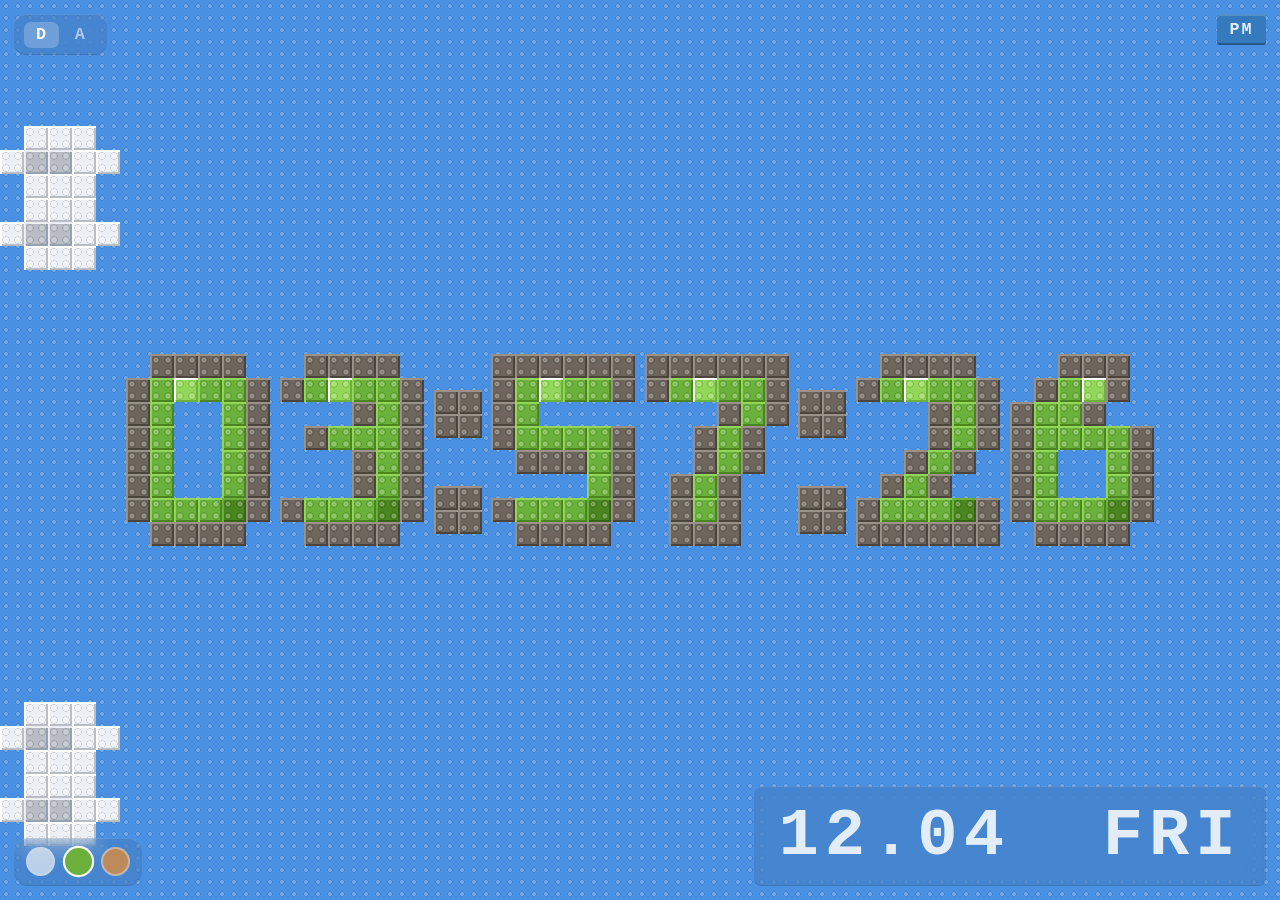
<file: index.html>
<!DOCTYPE html>
<html lang="ko" data-mode="digital">
<head>
  <meta charset="UTF-8">
  <meta name="viewport" content="width=device-width, initial-scale=1.0, maximum-scale=1.0, user-scalable=no, viewport-fit=cover">
  <meta name="apple-mobile-web-app-capable" content="yes">
  <meta name="mobile-web-app-capable" content="yes">
  <meta name="apple-mobile-web-app-status-bar-style" content="black-translucent">
  <meta name="apple-mobile-web-app-title" content="LEGO Clock">
  <meta name="theme-color" content="#4A90E2">
  <link rel="apple-touch-icon" href="icon-180.png">
  <link rel="icon" href="icon-180.png">
  <link rel="manifest" href="manifest.json">
  <title>LEGO Clock</title>
  <link rel="preconnect" href="https://fonts.googleapis.com">
  <link rel="stylesheet" href="https://fonts.googleapis.com/css2?family=Poppins:wght@300;400;500;600&display=swap">
  <link rel="stylesheet" href="style.css?v=8">
</head>
<body>
  <!-- D/A mode toggle — always visible, top-left -->
  <div class="mode-toggle" id="modeToggle">
    <button class="mode-btn active" data-mode="digital">D</button>
    <button class="mode-btn" data-mode="analog">A</button>
  </div>

  <div class="sky">
    <!-- Clouds — drift horizontally; each with own speed + phase -->
    <div class="cloud" style="top: 14%;  --d: 90s;  --del:   0s;"></div>
    <div class="cloud cloud-swap" style="top: 22%;  --d: 120s; --del: -55s;"></div>
    <div class="cloud creative-art" data-art="creativeA" style="top: 22%;  --d: 120s; --del: -55s;"></div>
    <div class="cloud" style="bottom: 14%; --d: 105s; --del: -75s;"></div>
    <div class="cloud" style="bottom: 6%;  --d: 80s;  --del: -25s;"></div>

    <!-- Music SVG floats — visible only on orange theme -->
    <img class="svg-float" src="icon_image/guitar2-svgrepo-com.svg"              alt="" style="width: calc(var(--cell) * 5.75); top: 12%;   --d: 85s;  --del:   0s;">
    <img class="svg-float" src="icon_image/music2-svgrepo-com.svg"          alt="" style="width: calc(var(--cell) * 4);top: 24%;   --d: 110s; --del: -45s;">
    <img class="svg-float" src="icon_image/music2-svgrepo-com.svg"          alt="" style="width: calc(var(--cell) * 4);bottom: 16%; --d: 95s;  --del: -65s;">
    <img class="svg-float" src="icon_image/valentines-flower-svgrepo-com.svg"               alt="" style="bottom: 8%;  --d: 75s;  --del: -20s;">

    <!-- Clock face -->
    <div class="clock">
      <div class="time" id="time"></div>
    </div>

    <!-- Bottom labels -->
    <div class="label ampm" id="ampm">PM</div>
    <div class="label date" id="date">05.20&nbsp;&nbsp;WED</div>

    <!-- Color picker -->
    <div class="color-picker" id="colorPicker">
      <button class="color-dot" data-theme="white"  style="--dot-c: #ECEFF3;" aria-label="White"></button>
      <button class="color-dot active" data-theme="green" style="--dot-c: #6BB13C;" aria-label="Green"></button>
      <button class="color-dot" data-theme="orange" style="--dot-c: #F08C28;" aria-label="Orange"></button>
    </div>
  </div>

  <!-- Analog mode screen -->
  <div class="analog-screen" id="analogScreen">
    <div class="analog-clock-wrap">
      <div class="analog-dial"></div>
      <svg viewBox="0 0 100 100">
        <g id="analog-ticks"></g>
        <text class="a-num" x="50" y="16">12</text>
        <text class="a-num" x="84" y="50">3</text>
        <text class="a-num" x="50" y="84.5">6</text>
        <text class="a-num" x="16" y="50">9</text>
        <rect class="a-date-pill" x="60" y="34.5" width="17" height="6.6" rx="3.3"></rect>
        <text class="a-date-text" id="analogDate" x="68.5" y="38">--- --</text>
        <line class="a-hand a-hour"   id="analogHour"   x1="50" y1="50" x2="50" y2="30"></line>
        <line class="a-hand a-minute" id="analogMinute" x1="50" y1="50" x2="50" y2="20"></line>
        <line class="a-hand a-second" id="analogSecond" x1="50" y1="58" x2="50" y2="18"></line>
        <circle class="a-cap"         cx="50" cy="50" r="2.4"></circle>
        <circle class="a-cap-ring"    cx="50" cy="50" r="2.4"></circle>
        <circle class="a-cap-accent"  cx="50" cy="50" r="1"></circle>
      </svg>
    </div>
    <div class="analog-picker">
      <button class="a-swatch active" data-theme="green" aria-label="그린"></button>
      <button class="a-swatch"        data-theme="white" aria-label="라이트"></button>
      <button class="a-swatch"        data-theme="black" aria-label="다크"></button>
    </div>
  </div>

  <script src="script.js?v=8"></script>
</body>
</html>
</file>
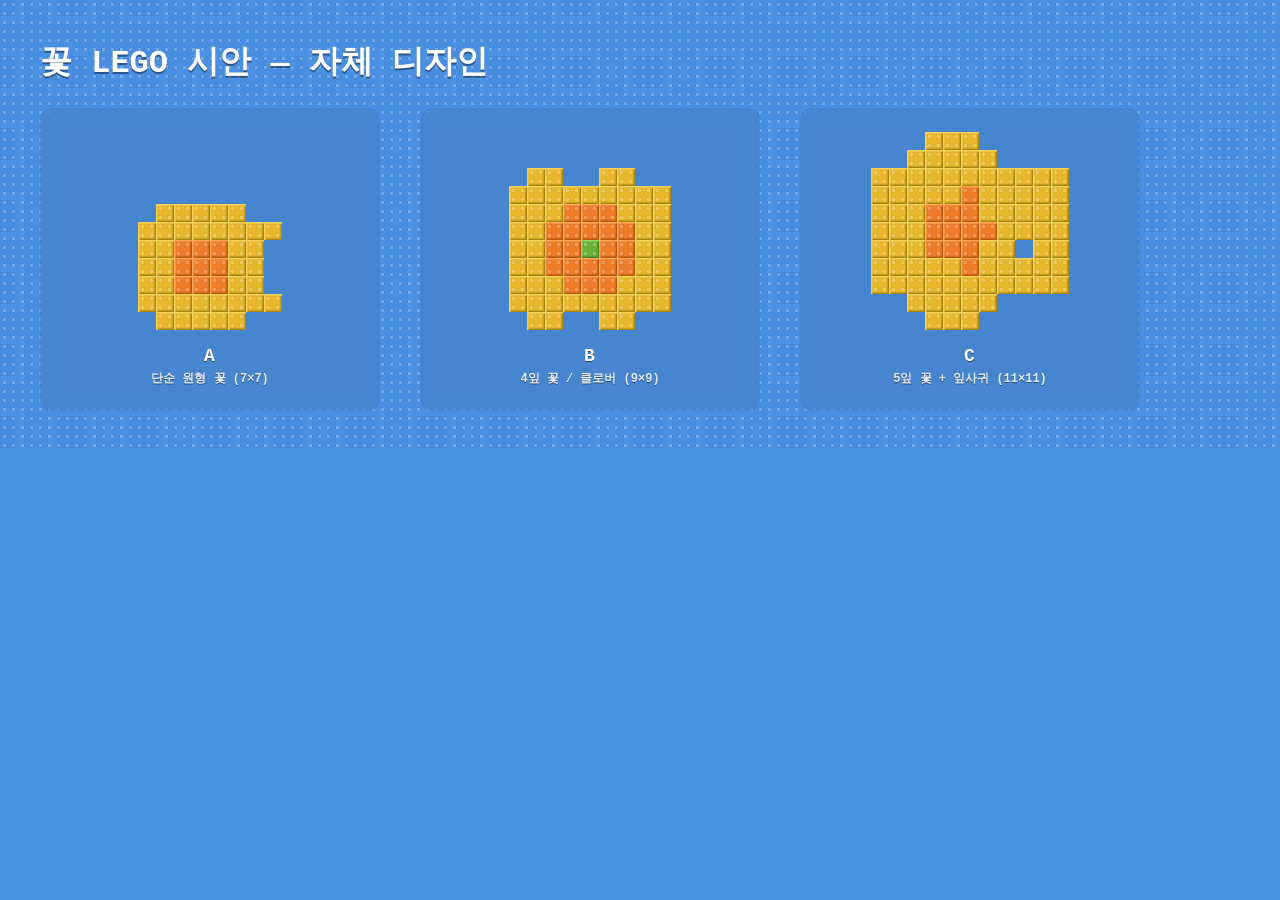
<file: showcase-flower.html>
<!DOCTYPE html>
<html lang="ko">
<head>
  <meta charset="UTF-8">
  <meta name="viewport" content="width=device-width, initial-scale=1.0">
  <title>꽃 시안</title>
  <link rel="stylesheet" href="style.css?v=6">
  <style>
    :root {
      --cell: 18px;
      --bg-stud: 9px;
    }
    html, body { height: auto; overflow: auto; }
    body {
      background: #4A90E2
        radial-gradient(circle at 50% 50%,
          rgba(255,255,255,0.22) 0%,
          rgba(255,255,255,0.22) 22%,
          rgba(0,0,0,0.10) 26%,
          rgba(0,0,0,0.10) 32%,
          transparent 34%);
      background-size: 9px 9px;
      padding: 40px;
    }
    h1 {
      color: white;
      font-family: 'Courier New', monospace;
      font-weight: 700;
      margin-bottom: 24px;
      text-shadow: 0 2px 0 rgba(0,0,0,0.4);
    }
    .grid {
      display: grid;
      grid-template-columns: repeat(3, 1fr);
      gap: 40px;
      max-width: 1100px;
    }
    .sample {
      display: flex;
      flex-direction: column;
      align-items: center;
      gap: 16px;
      padding: 24px 16px;
      background: rgba(0,0,0,0.08);
      backdrop-filter: blur(6px);
      border-radius: 12px;
      min-height: 280px;
      justify-content: flex-end;
    }
    .sample-pattern {
      display: grid;
      gap: 0;
    }
    .sample-label {
      color: white;
      font-family: 'Courier New', monospace;
      font-weight: 700;
      font-size: 18px;
      letter-spacing: 1px;
      text-shadow: 0 1px 0 rgba(0,0,0,0.5);
      text-align: center;
    }
    .sample-label small {
      display: block;
      font-size: 12px;
      opacity: 0.85;
      margin-top: 4px;
      letter-spacing: 0;
    }
  </style>
</head>
<body>
  <h1>꽃 LEGO 시안 — 자체 디자인</h1>
  <div class="grid">
    <div class="sample"><div class="sample-pattern" id="f1"></div><div class="sample-label">A<small>단순 원형 꽃 (7×7)</small></div></div>
    <div class="sample"><div class="sample-pattern" id="f2"></div><div class="sample-label">B<small>4잎 꽃 / 클로버 (9×9)</small></div></div>
    <div class="sample"><div class="sample-pattern" id="f3"></div><div class="sample-label">C<small>5잎 꽃 + 잎사귀 (11×11)</small></div></div>
  </div>

  <script>
    const CHAR_CLASS = {
      'B':'g','L':'gl','S':'gs',
      'g':'gy','d':'gyd',
      'w':'w','W':'ws',
      'K':'k',
      'O':'br','D':'wd',
      '1':'c1','2':'c2','3':'c3','4':'c4','5':'c5','6':'c6','7':'c7','8':'c8',
    };
    function render(container, rows) {
      const cols = Math.max(...rows.map(r => r.length));
      container.style.gridTemplateColumns = `repeat(${cols}, var(--cell))`;
      container.style.gridTemplateRows = `repeat(${rows.length}, var(--cell))`;
      rows.forEach(row => {
        const padded = row.padEnd(cols, '.');
        for (const ch of padded) {
          const div = document.createElement('div');
          if (ch === '.') div.style.background = 'transparent';
          else div.className = 'cell ' + (CHAR_CLASS[ch] || '');
          container.appendChild(div);
        }
      });
    }

    const SAMPLES = {
      // A. 단순 원형 꽃 — 노랑 + 가운데 오렌지
      f1: [
        '.22222.',
        '22222222',
        '2277722.',
        '2277722.',
        '2277722.',
        '22222222',
        '.22222.',
      ],
      // B. 4잎 꽃 (잎 사이 분리)
      f2: [
        '.22..22..',
        '222222222',
        '222777222',
        '227777722',
        '2277B7722',
        '227777722',
        '222777222',
        '222222222',
        '.22..22..',
      ],
      // C. 5잎 꽃 + 잎사귀 (잎 더 명확)
      f3: [
        '...222.....',
        '..22222....',
        '22222222222',
        '22222722222',
        '22277722222',
        '22277772222',
        '22277722.22',
        '22222722222',
        '22222222222',
        '..22222....',
        '...222.....',
      ],
    };

    Object.entries(SAMPLES).forEach(([id, rows]) => {
      const el = document.getElementById(id);
      if (el) render(el, rows);
    });
  </script>
</body>
</html>
</file>
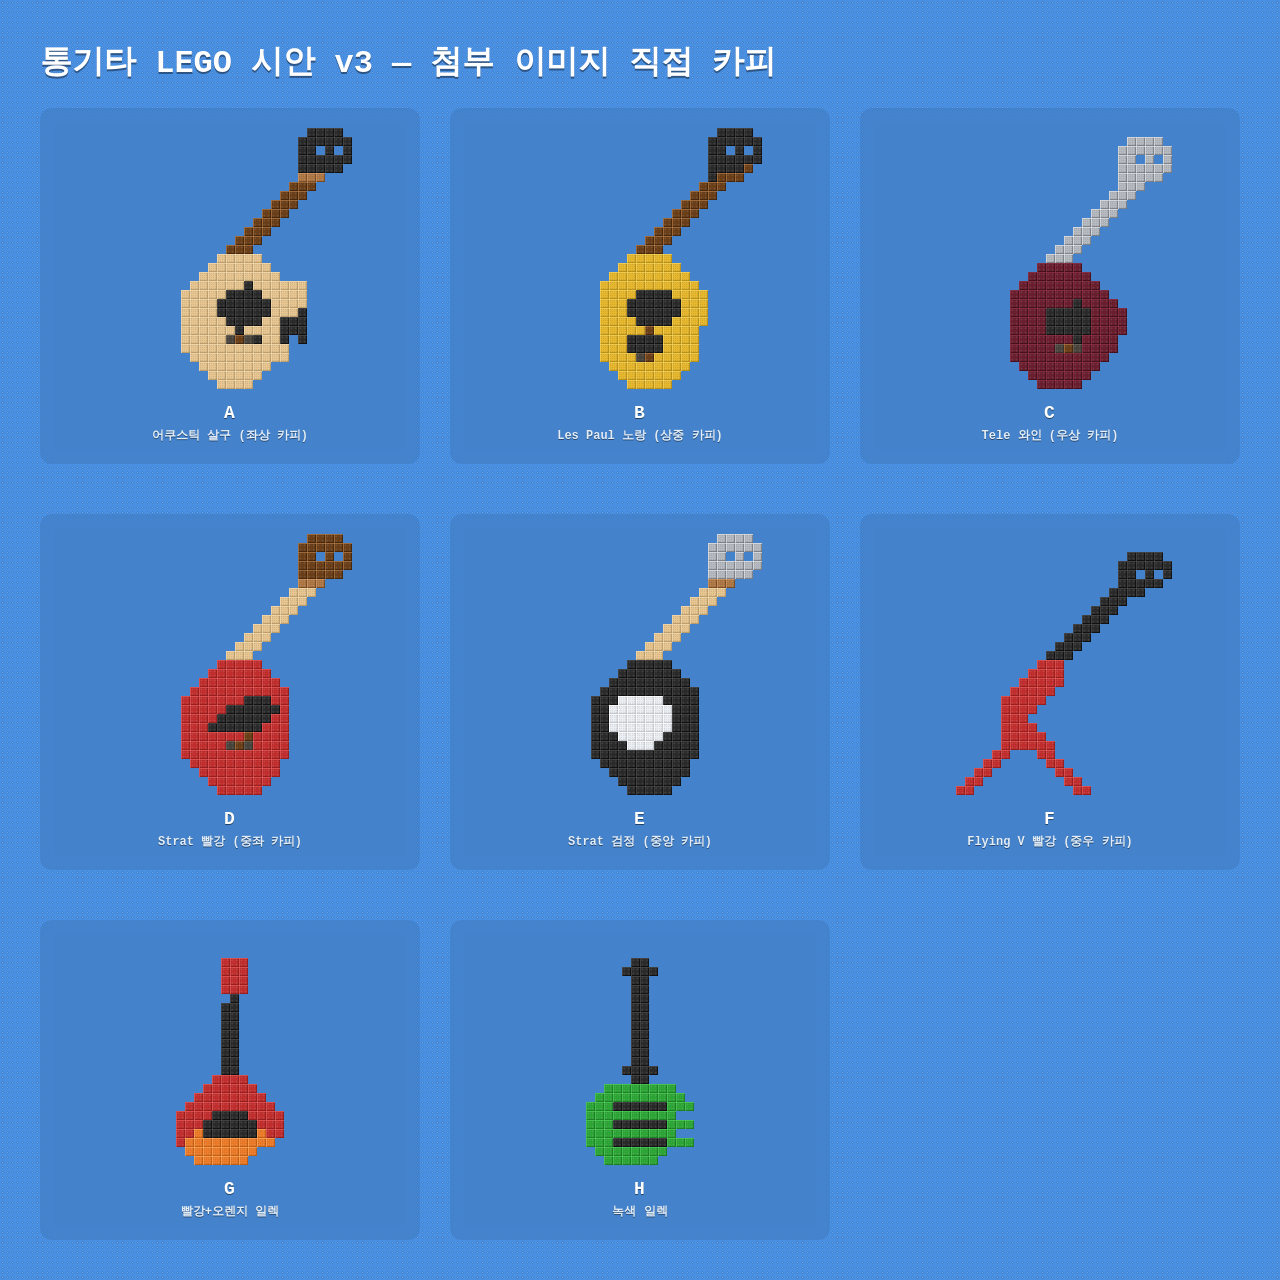
<file: showcase-guitar.html>
<!DOCTYPE html>
<html lang="ko">
<head>
  <meta charset="UTF-8">
  <meta name="viewport" content="width=device-width, initial-scale=1.0">
  <title>통기타 시안 v3</title>
  <link rel="stylesheet" href="style.css?v=6">
  <style>
    :root {
      --cell: 9px;
      --bg-stud: 5px;
    }
    html, body { height: auto; overflow: auto; }
    body {
      background: #4A90E2
        radial-gradient(circle at 50% 50%,
          rgba(255,255,255,0.22) 0%,
          rgba(255,255,255,0.22) 22%,
          rgba(0,0,0,0.10) 26%,
          rgba(0,0,0,0.10) 32%,
          transparent 34%);
      background-size: 5px 5px;
      padding: 40px;
    }
    h1 {
      color: white;
      font-family: 'Courier New', monospace;
      font-weight: 700;
      margin-bottom: 24px;
      text-shadow: 0 2px 0 rgba(0,0,0,0.4);
    }
    .grid {
      display: grid;
      grid-template-columns: repeat(3, 1fr);
      gap: 50px 30px;
      max-width: 1200px;
    }
    .sample {
      display: flex;
      flex-direction: column;
      align-items: center;
      gap: 14px;
      padding: 20px 14px;
      background: rgba(0,0,0,0.08);
      backdrop-filter: blur(6px);
      border-radius: 12px;
      min-height: 320px;
      justify-content: flex-end;
    }
    .sample-pattern {
      display: grid;
      gap: 0;
    }
    .sample-label {
      color: white;
      font-family: 'Courier New', monospace;
      font-weight: 700;
      font-size: 18px;
      letter-spacing: 1px;
      text-shadow: 0 1px 0 rgba(0,0,0,0.5);
      text-align: center;
    }
    .sample-label small {
      display: block;
      font-size: 12px;
      opacity: 0.85;
      margin-top: 4px;
      letter-spacing: 0;
    }
  </style>
</head>
<body>
  <h1>통기타 LEGO 시안 v3 — 첨부 이미지 직접 카피</h1>
  <div class="grid">
    <div class="sample"><div class="sample-pattern" id="g1"></div><div class="sample-label">A<small>어쿠스틱 살구 (좌상 카피)</small></div></div>
    <div class="sample"><div class="sample-pattern" id="g2"></div><div class="sample-label">B<small>Les Paul 노랑 (상중 카피)</small></div></div>
    <div class="sample"><div class="sample-pattern" id="g3"></div><div class="sample-label">C<small>Tele 와인 (우상 카피)</small></div></div>
    <div class="sample"><div class="sample-pattern" id="g4"></div><div class="sample-label">D<small>Strat 빨강 (중좌 카피)</small></div></div>
    <div class="sample"><div class="sample-pattern" id="g5"></div><div class="sample-label">E<small>Strat 검정 (중앙 카피)</small></div></div>
    <div class="sample"><div class="sample-pattern" id="g6"></div><div class="sample-label">F<small>Flying V 빨강 (중우 카피)</small></div></div>
    <div class="sample"><div class="sample-pattern" id="g7"></div><div class="sample-label">G<small>빨강+오렌지 일렉</small></div></div>
    <div class="sample"><div class="sample-pattern" id="g8"></div><div class="sample-label">H<small>녹색 일렉</small></div></div>
  </div>

  <script>
    const CHAR_CLASS = {
      'B':'g','L':'gl','S':'gs',
      'g':'gy','d':'gyd',
      'w':'w','W':'ws',
      'K':'k',
      'O':'br',            // wood (라이트 갈색)
      'D':'wd',            // dark wood
      // 기타 컬러 팔레트
      '1':'c1',            // cream (어쿠스틱 살구)
      '2':'c2',            // yellow
      '3':'c3',            // red
      '4':'c4',            // wine
      '5':'c5',            // blue
      '6':'c6',            // silver/회색
      '7':'c7',            // orange
      '8':'c8',            // grass green
    };
    function render(container, rows) {
      const cols = Math.max(...rows.map(r => r.length));
      container.style.gridTemplateColumns = `repeat(${cols}, var(--cell))`;
      container.style.gridTemplateRows = `repeat(${rows.length}, var(--cell))`;
      rows.forEach(row => {
        const padded = row.padEnd(cols, '.');
        for (const ch of padded) {
          const div = document.createElement('div');
          if (ch === '.') div.style.background = 'transparent';
          else div.className = 'cell ' + (CHAR_CLASS[ch] || '');
          container.appendChild(div);
        }
      });
    }

    /* 모든 기타는 대각선 자세 (헤드 우상, 바디 좌하). 약 26x28 cells */
    const SAMPLES = {
      // A. 어쿠스틱 살구색 통기타 (좌상 카피)
      g1: [
        '......................KKKK.',
        '.....................KKKKKK',
        '.....................KK.K.K',
        '.....................KKKKKK',
        '.....................KKKKK.',
        '.....................OOO...',
        '....................DDD....',
        '...................DDD.....',
        '..................DDD......',
        '.................DDD.......',
        '................DDD........',
        '...............DDD.........',
        '..............DDD..........',
        '.............DDD...........',
        '............11111..........',
        '...........1111111.........',
        '..........111111111........',
        '.........111111K111111.....',
        '........11111KKKK11111.....',
        '........1111KKKKKK1111.....',
        '........1111KKKKKK111K.....',
        '........11111KKKK11KKK.....',
        '........111111K1111KKK.....',
        '........11111dDdK11K.K.....',
        '........111111111111.......',
        '.........11111111111.......',
        '..........11111111.........',
        '...........111111..........',
        '............1111...........',
      ],
      // B. Les Paul 노란색 (상중 카피)
      g2: [
        '......................KKKK.',
        '.....................KKKKKK',
        '.....................KK.K.K',
        '.....................KKKKKK',
        '.....................KKKKD.',
        '.....................KDDD..',
        '....................DDD....',
        '...................DDD.....',
        '..................DDD......',
        '.................DDD.......',
        '................DDD........',
        '...............DDD.........',
        '..............DDD..........',
        '.............DDD...........',
        '............22222..........',
        '...........2222222.........',
        '..........222222222........',
        '.........22222222222.......',
        '.........2222KKKK2222......',
        '.........222KKKKKK222......',
        '.........222KKKKKK222......',
        '.........2222KKKK2222......',
        '.........22222D22222.......',
        '.........222KKKK2222.......',
        '.........222KKKK2222.......',
        '.........2222dD22222.......',
        '..........222222222........',
        '...........2222222.........',
        '............22222..........',
      ],
      // C. Tele 와인색 (우상 카피)
      g3: [
        '......................6666.',
        '.....................666666',
        '.....................66.6.6',
        '.....................666666',
        '.....................66666.',
        '.....................666...',
        '....................666....',
        '...................666.....',
        '..................666......',
        '.................666.......',
        '................666........',
        '...............666.........',
        '..............666..........',
        '.............666...........',
        '............44444..........',
        '...........4444444.........',
        '..........444444444........',
        '.........44444444444.......',
        '.........4444444K4444......',
        '.........4444KKKKK4444.....',
        '.........4444KKKKK4444.....',
        '.........4444KKKKK4444.....',
        '.........4444444K4444......',
        '.........44444dDd4444......',
        '.........44444444444.......',
        '..........444444444........',
        '...........4444444.........',
        '............44444..........',
      ],
      // D. Strat 빨강 (중좌 카피)
      g4: [
        '......................DDDD.',
        '.....................DDDDDD',
        '.....................DD.D.D',
        '.....................DDDDDD',
        '.....................DDDDD.',
        '.....................OOO...',
        '....................111....',
        '...................111.....',
        '..................111......',
        '.................111.......',
        '................111........',
        '...............111.........',
        '..............111..........',
        '.............111...........',
        '............33333..........',
        '...........3333333.........',
        '..........333333333........',
        '.........33333333333.......',
        '........3333333KKK33.......',
        '........33333KKKKKK3.......',
        '........3333KKKKKK33.......',
        '........333KKKKKK333.......',
        '........3333333D3333.......',
        '........33333dDd3333.......',
        '........333333333333.......',
        '.........3333333333........',
        '..........333333333........',
        '...........3333333.........',
        '............33333..........',
      ],
      // E. Strat 검정 (중앙 카피) — 흰 픽가드
      g5: [
        '......................6666.',
        '.....................666666',
        '.....................66.6.6',
        '.....................666666',
        '.....................66666.',
        '.....................OOO...',
        '....................111....',
        '...................111.....',
        '..................111......',
        '.................111.......',
        '................111........',
        '...............111.........',
        '..............111..........',
        '.............111...........',
        '............KKKKK..........',
        '...........KKKKKKK.........',
        '..........KKKKKKKKK........',
        '.........KKKKKKKKKKK.......',
        '........KKKwwwwwKKKK.......',
        '........KKwwwwwwwKKK.......',
        '........KKwwwwwwwKKK.......',
        '........KKwwwwwwwKKK.......',
        '........KKKwwwwwKKKK.......',
        '........KKKKwwwKKKKK.......',
        '........KKKKKKKKKKKK.......',
        '.........KKKKKKKKKK........',
        '..........KKKKKKKKK........',
        '...........KKKKKKK.........',
        '............KKKKK..........',
      ],
      // G. 빨강+오렌지 일렉 (자체 디자인, 정면)
      g7: [
        '.....333....',
        '.....333....',
        '.....333....',
        '.....333....',
        '......K.....',
        '.....KK.....',
        '.....KK.....',
        '.....KK.....',
        '.....KK.....',
        '.....KK.....',
        '.....KK.....',
        '.....KK.....',
        '.....KK.....',
        '....3333....',
        '...333333...',
        '..33333333..',
        '.3333333333.',
        '3333KKKK3333',
        '333KKKKKK333',
        '337KKKKKK733',
        '37777777777.',
        '.77777777...',
        '..777777....',
      ],
      // H. 녹색 일렉 (자체 디자인, 정면)
      g8: [
        '.....KK.....',
        '....KKKK....',
        '.....KK.....',
        '.....KK.....',
        '.....KK.....',
        '.....KK.....',
        '.....KK.....',
        '.....KK.....',
        '.....KK.....',
        '.....KK.....',
        '.....KK.....',
        '.....KK.....',
        '....KKKK....',
        '.....KK.....',
        '..88888888..',
        '.8888888888.',
        '888KKKKKK888',
        '8888888888..',
        '888KKKKKK888',
        '8888888888..',
        '888KKKKKK888',
        '.88888888...',
        '..888888....',
      ],
      // F. Flying V 빨강 (중우 카피)
      g6: [
        '......................KKKK.',
        '.....................KKKKKK',
        '.....................KK.K.K',
        '.....................KKKKK.',
        '....................KKKK...',
        '...................KKK.....',
        '..................KKK......',
        '.................KKK.......',
        '................KKK........',
        '...............KKK.........',
        '..............KKK..........',
        '.............KKK...........',
        '............333............',
        '...........3333............',
        '..........33333............',
        '.........33333.............',
        '........33333..............',
        '........3333...............',
        '........333................',
        '........3333...............',
        '........33333..............',
        '........333333.............',
        '.......33...33.............',
        '......33.....33............',
        '.....33.......33...........',
        '....33.........33..........',
        '...33...........33.........',
      ],
    };

    Object.entries(SAMPLES).forEach(([id, rows]) => {
      const el = document.getElementById(id);
      if (el) render(el, rows);
    });
  </script>
</body>
</html>
</file>
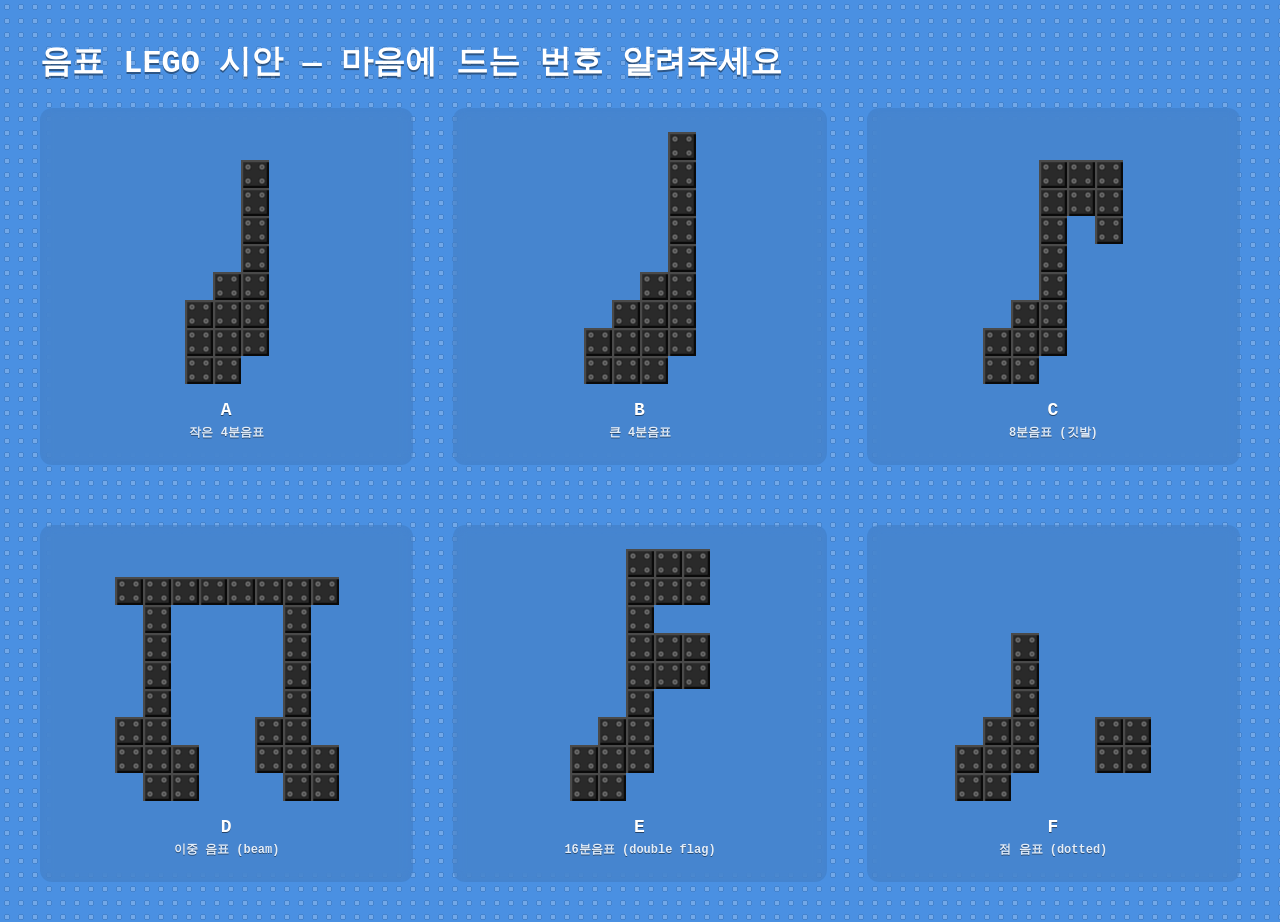
<file: showcase.html>
<!DOCTYPE html>
<html lang="ko">
<head>
  <meta charset="UTF-8">
  <meta name="viewport" content="width=device-width, initial-scale=1.0">
  <title>음표 시안</title>
  <link rel="stylesheet" href="style.css?v=3">
  <style>
    :root {
      --cell: 28px;       /* 시안에서는 크게 고정 */
      --bg-stud: 14px;
    }
    html, body { height: auto; overflow: auto; }
    body {
      background: #4A90E2
        radial-gradient(circle at 50% 50%,
          rgba(255,255,255,0.22) 0%,
          rgba(255,255,255,0.22) 22%,
          rgba(0,0,0,0.10) 26%,
          rgba(0,0,0,0.10) 32%,
          transparent 34%);
      background-size: 14px 14px;
      padding: 40px;
    }
    h1 {
      color: white;
      font-family: 'Courier New', monospace;
      font-weight: 700;
      margin-bottom: 24px;
      text-shadow: 0 2px 0 rgba(0,0,0,0.4);
    }
    .grid {
      display: grid;
      grid-template-columns: repeat(3, 1fr);
      gap: 60px 40px;
      max-width: 1200px;
    }
    .sample {
      display: flex;
      flex-direction: column;
      align-items: center;
      gap: 16px;
      padding: 24px 16px;
      background: rgba(0,0,0,0.08);
      backdrop-filter: blur(6px);
      border-radius: 12px;
      min-height: 280px;
      justify-content: flex-end;
    }
    .sample-pattern {
      display: grid;
      gap: 0;
    }
    .sample-label {
      color: white;
      font-family: 'Courier New', monospace;
      font-weight: 700;
      font-size: 18px;
      letter-spacing: 1px;
      text-shadow: 0 1px 0 rgba(0,0,0,0.5);
      text-align: center;
    }
    .sample-label small {
      display: block;
      font-size: 12px;
      opacity: 0.85;
      margin-top: 4px;
      letter-spacing: 0;
    }
  </style>
</head>
<body>
  <h1>음표 LEGO 시안 — 마음에 드는 번호 알려주세요</h1>
  <div class="grid">
    <div class="sample"><div class="sample-pattern" id="s1"></div><div class="sample-label">A<small>작은 4분음표</small></div></div>
    <div class="sample"><div class="sample-pattern" id="s2"></div><div class="sample-label">B<small>큰 4분음표</small></div></div>
    <div class="sample"><div class="sample-pattern" id="s3"></div><div class="sample-label">C<small>8분음표 (깃발)</small></div></div>
    <div class="sample"><div class="sample-pattern" id="s4"></div><div class="sample-label">D<small>이중 음표 (beam)</small></div></div>
    <div class="sample"><div class="sample-pattern" id="s5"></div><div class="sample-label">E<small>16분음표 (double flag)</small></div></div>
    <div class="sample"><div class="sample-pattern" id="s6"></div><div class="sample-label">F<small>점 음표 (dotted)</small></div></div>
  </div>

  <script>
    const CHAR_CLASS = {
      'B':'g','L':'gl','S':'gs',
      'g':'gy','d':'gyd',
      'w':'w','W':'ws',
      'K':'k',
    };
    function render(container, rows) {
      const cols = Math.max(...rows.map(r => r.length));
      container.style.gridTemplateColumns = `repeat(${cols}, var(--cell))`;
      container.style.gridTemplateRows = `repeat(${rows.length}, var(--cell))`;
      rows.forEach(row => {
        const padded = row.padEnd(cols, '.');
        for (const ch of padded) {
          const div = document.createElement('div');
          if (ch === '.') div.style.background = 'transparent';
          else div.className = 'cell ' + (CHAR_CLASS[ch] || '');
          container.appendChild(div);
        }
      });
    }

    const SAMPLES = {
      // A. 단순 4분음표 (slim)
      s1: [
        '..K',
        '..K',
        '..K',
        '..K',
        '.KK',
        'KKK',
        'KKK',
        'KK.',
      ],
      // B. 큰 4분음표 (긴 스템 + 큰 머리)
      s2: [
        '...K',
        '...K',
        '...K',
        '...K',
        '...K',
        '..KK',
        '.KKK',
        'KKKK',
        'KKK.',
      ],
      // C. 8분음표 (꼬리 깃발)
      s3: [
        '..KKK',
        '..KKK',
        '..K.K',
        '..K..',
        '..K..',
        '.KK..',
        'KKK..',
        'KK...',
      ],
      // D. 이중 음표 (beam — 빔 한 줄 + 비스듬한 평행사변형 머리)
      s4: [
        'KKKKKKKK',
        '.K....K.',
        '.K....K.',
        '.K....K.',
        '.K....K.',
        'KK...KK.',
        'KKK..KKK',
        '.KK...KK',
      ],
      // E. 16분음표 (double flag)
      s5: [
        '..KKK',
        '..KKK',
        '..K..',
        '..KKK',
        '..KKK',
        '..K..',
        '.KK..',
        'KKK..',
        'KK...',
      ],
      // F. 점 음표 (4분음표 + 점)
      s6: [
        '..K....',
        '..K....',
        '..K....',
        '.KK..KK',
        'KKK..KK',
        'KK.....',
      ],
    };

    Object.entries(SAMPLES).forEach(([id, rows]) => {
      const el = document.getElementById(id);
      if (el) render(el, rows);
    });
  </script>
</body>
</html>
</file>
<file: style.css>
/* ===========================
   LEGO Clock - iPad PWA
   =========================== */

* { margin: 0; padding: 0; box-sizing: border-box; }

html, body {
  width: 100%;
  /* Fall through chain for iOS Safari + PWA standalone */
  height: 100vh;
  height: 100dvh;
  min-height: -webkit-fill-available;
  background: #4A90E2; /* matches --blue-base so any uncovered area blends */
  overflow: hidden;
  user-select: none;
  -webkit-user-select: none;
  -webkit-tap-highlight-color: transparent;
  -webkit-touch-callout: none;
  overscroll-behavior: none;
}

/* Color tokens — tuned to match reference image */
:root {
  --blue-base: #4A90E2;
  --blue-dark: #357ABD;
  --blue-darker: #2A5F94;
  --blue-light: #6FA8E8;

  --green-base: #6BB13C;
  --green-light: #93D75A;
  --green-dark: #4A8520;
  --green-darker: #366316;

  --gray-base: #6E665D;       /* warmer gray */
  --gray-light: #9A9189;
  --gray-dark: #4A443D;
  --gray-darker: #322D27;

  --white-base: #ECEFF3;
  --white-shadow: #B8BCC4;

  --ink-base:  #2A2A2A;
  --ink-light: #4A4A4A;
  --ink-dark:  #0A0A0A;

  --wood-base:   #B07845;
  --wood-light:  #D49B6A;
  --wood-dark:   #6B3F18;
  --wood-darker: #3D2208;

  /* Guitar showcase palette */
  --cream-base:  #E8C690; --cream-light:  #F2D9AC; --cream-dark:  #B0925F;
  --yellow-base: #E8B82C; --yellow-light: #F4D158; --yellow-dark: #A88412;
  --red-base:    #C42E2E; --red-light:    #E55A5A; --red-dark:    #8A1A1A;
  --wine-base:   #6B1E2E; --wine-light:   #8F3245; --wine-dark:   #3A0D17;
  --blue2-base:  #2B5F9A; --blue2-light:  #4E84BC; --blue2-dark:  #173B68;
  --silver-base: #B5BAC0; --silver-light: #DDE0E4; --silver-dark: #6D7177;
  --orange-base: #EF7C28; --orange-light: #FFA85A; --orange-dark: #B5560A;
  --grass-base:  #2DA837; --grass-light:  #4DCB58; --grass-dark:  #1A7321;

  /* Cell sizing — tuned for iPad 6 (1024x768) baseline; scales up on larger iPads */
  --cell: min(1.95vw, 4vh, 24px);
  --bg-stud: calc(var(--cell) / 2);
}

/* White theme — overrides green tokens */
:root[data-theme="white"] {
  --green-base:   #E5EAF1;
  --green-light:  #FFFFFF;
  --green-dark:   #A9B0BC;
  --green-darker: #757C88;
}

/* Orange theme — overrides green tokens */
:root[data-theme="orange"] {
  --green-base:   #F08C28;
  --green-light:  #FFB658;
  --green-dark:   #B5610A;
  --green-darker: #804500;
}

/* ===========================
   SKY (background)
   =========================== */

.sky {
  position: fixed;
  inset: 0;
  /* respect notch/home-bar safe areas where present (no-op on iPad 6) */
  padding:
    env(safe-area-inset-top)
    env(safe-area-inset-right)
    env(safe-area-inset-bottom)
    env(safe-area-inset-left);
  background: var(--blue-base);
  /* Tiled background pattern: 1x1 LEGO studs across blue */
  background-image:
    radial-gradient(circle at 50% 50%,
      rgba(255, 255, 255, 0.22) 0%,
      rgba(255, 255, 255, 0.22) 22%,
      rgba(0, 0, 0, 0.10) 26%,
      rgba(0, 0, 0, 0.10) 32%,
      transparent 34%);
  background-size: var(--bg-stud) var(--bg-stud);
  background-position: 0 0;
}

/* ===========================
   LEGO CELL (2x2 stud block)
   Every digit / cloud is built from these.
   =========================== */

.cell {
  width: var(--cell);
  height: var(--cell);
  position: relative;
  /* Block base color */
  background: var(--c, transparent);
  /* Block 3D edges (top-left highlight, bottom-right shadow) */
  box-shadow:
    inset 0 calc(var(--cell) * 0.08) 0 0 var(--c-hi, rgba(255,255,255,0.22)),
    inset calc(var(--cell) * 0.08) 0 0 0 var(--c-hi, rgba(255,255,255,0.22)),
    inset 0 calc(var(--cell) * -0.08) 0 0 var(--c-lo, rgba(0,0,0,0.30)),
    inset calc(var(--cell) * -0.08) 0 0 0 var(--c-lo, rgba(0,0,0,0.30));
}

/* 4 studs per cell — single tiled radial-gradient (2x2) */
.cell::before {
  content: '';
  position: absolute;
  inset: 0;
  background-image:
    radial-gradient(circle at 50% 50%,
      rgba(255,255,255,0.10) 0%,
      rgba(255,255,255,0.32) 18%,
      rgba(255,255,255,0.05) 30%,
      transparent 34%,
      rgba(0,0,0,0.18) 40%,
      transparent 46%);
  background-size: 50% 50%;
  background-position: 0 0;
  pointer-events: none;
}

/* Color variants — drive 3D shading from theme tokens so themes recolor everything */
.cell.g  { --c: var(--green-base);   --c-hi: var(--green-light);  --c-lo: var(--green-dark); }
.cell.gl { --c: var(--green-light);  --c-hi: #FFFFFF;             --c-lo: var(--green-base); }
.cell.gs { --c: var(--green-dark);   --c-hi: var(--green-base);   --c-lo: var(--green-darker); }
.cell.gy { --c: var(--gray-base);    --c-hi: var(--gray-light);   --c-lo: var(--gray-dark); }
.cell.gyl{ --c: var(--gray-light);   --c-hi: #BFB9B0;             --c-lo: var(--gray-base); }
.cell.gyd{ --c: var(--gray-dark);    --c-hi: var(--gray-base);    --c-lo: var(--gray-darker); }
.cell.w  { --c: var(--white-base);   --c-hi: #FFFFFF;             --c-lo: var(--white-shadow); }
.cell.ws { --c: var(--white-shadow); --c-hi: var(--white-base);   --c-lo: #95A1B3; }
.cell.k  { --c: var(--ink-base);     --c-hi: var(--ink-light);    --c-lo: var(--ink-dark); }
.cell.br { --c: var(--wood-base);    --c-hi: var(--wood-light);   --c-lo: var(--wood-dark); }
.cell.wd { --c: var(--wood-dark);    --c-hi: var(--wood-base);    --c-lo: var(--wood-darker); }
.cell.c1 { --c: var(--cream-base);   --c-hi: var(--cream-light);  --c-lo: var(--cream-dark); }
.cell.c2 { --c: var(--yellow-base);  --c-hi: var(--yellow-light); --c-lo: var(--yellow-dark); }
.cell.c3 { --c: var(--red-base);     --c-hi: var(--red-light);    --c-lo: var(--red-dark); }
.cell.c4 { --c: var(--wine-base);    --c-hi: var(--wine-light);   --c-lo: var(--wine-dark); }
.cell.c5 { --c: var(--blue2-base);   --c-hi: var(--blue2-light);  --c-lo: var(--blue2-dark); }
.cell.c6 { --c: var(--silver-base);  --c-hi: var(--silver-light); --c-lo: var(--silver-dark); }
.cell.c7 { --c: var(--orange-base); --c-hi: var(--orange-light); --c-lo: var(--orange-dark); }
.cell.c8 { --c: var(--grass-base);  --c-hi: var(--grass-light);  --c-lo: var(--grass-dark); }

/* ===========================
   CLOCK LAYOUT
   =========================== */

.clock {
  position: fixed;
  inset: 0;
  display: flex;
  align-items: center;
  justify-content: center;
}

.time {
  display: flex;
  align-items: center;
  gap: calc(var(--cell) * 0.4);
}

/* A single digit — grid of cells */
.digit {
  display: grid;
  grid-template-columns: repeat(7, var(--cell));
  grid-auto-rows: var(--cell);
  gap: 0;
}

/* Colon (two stacked dots) */
.colon {
  display: grid;
  grid-template-columns: repeat(2, var(--cell));
  grid-auto-rows: var(--cell);
  gap: 0;
}

/* ===========================
   BOTTOM LABELS (PM, date)
   =========================== */

.label {
  position: fixed;
  bottom: calc(var(--cell) * 0.6);
  padding: calc(var(--cell) * 0.25) calc(var(--cell) * 0.5);
  background: var(--blue-dark);
  color: rgba(255, 255, 255, 0.85);
  font-family: 'Courier New', monospace;
  font-weight: 700;
  font-size: calc(var(--cell) * 0.7);
  letter-spacing: 2px;
  border-radius: calc(var(--cell) * 0.15);
  box-shadow:
    inset 0 2px 0 rgba(255,255,255,0.15),
    inset 0 -2px 0 rgba(0,0,0,0.30);
}

.label.ampm {
  bottom: auto;
  top: calc(var(--cell) * 0.6);
  right: calc(var(--cell) * 0.6);
}

/* ===========================
   COLOR PICKER (bottom-left)
   =========================== */

.color-picker {
  position: fixed;
  bottom: calc(var(--cell) * 0.6);
  left: calc(var(--cell) * 0.6);
  display: flex;
  gap: calc(var(--cell) * 0.35);
  padding: calc(var(--cell) * 0.4) calc(var(--cell) * 0.5);
  background: rgba(0, 0, 0, 0.08);
  backdrop-filter: blur(10px);
  -webkit-backdrop-filter: blur(10px);
  border-radius: calc(var(--cell) * 0.6);
  box-shadow:
    inset 0 1px 0 rgba(255, 255, 255, 0.10),
    inset 0 -1px 0 rgba(0, 0, 0, 0.10);
}

.color-dot {
  width: calc(var(--cell) * 1.2);
  height: calc(var(--cell) * 1.2);
  border-radius: 50%;
  background: var(--dot-c);
  border: 2px solid rgba(255, 255, 255, 0.55);
  cursor: pointer;
  padding: 0;
  opacity: 0.7;
  transition: opacity 0.2s, transform 0.2s, border-color 0.2s;
}

.color-dot:hover { opacity: 0.95; }

.color-dot.active {
  opacity: 1;
  border-color: rgba(255, 255, 255, 0.95);
  transform: scale(1.08);
}
.label.date {
  right: calc(var(--cell) * 0.6);
  font-size: calc(var(--cell) * 2.8);
  padding: calc(var(--cell) * 0.5) calc(var(--cell) * 1);
  letter-spacing: 6px;
  border-radius: calc(var(--cell) * 0.3);
  background: rgba(0, 0, 0, 0.08);
  backdrop-filter: blur(10px);
  -webkit-backdrop-filter: blur(10px);
  box-shadow:
    inset 0 1px 0 rgba(255, 255, 255, 0.10),
    inset 0 -1px 0 rgba(0, 0, 0, 0.10);
}

/* ===========================
   CLOUD
   =========================== */

.cloud {
  position: fixed;
  left: 0;
  display: grid;
  grid-template-columns: repeat(3, var(--cell));
  grid-auto-rows: var(--cell);
  gap: 0;
  /* Cloud shape — horizontal puffy (5 cols x 3 rows) */
  animation: cloud-drift var(--d, 90s) linear infinite;
  animation-delay: var(--del, 0s);
  will-change: transform;
}

@keyframes cloud-drift {
  from { transform: translateX(-30vw); }
  to   { transform: translateX(110vw); }
}

@media (prefers-reduced-motion: reduce) {
  .cloud, .icon-float { animation: none; }
}

/* ===========================
   LEGO ICON FLOATS (orange theme)
   =========================== */

.icon-float {
  position: fixed;
  left: 0;
  display: none;
  grid-auto-rows: var(--cell);
  gap: 0;
  animation: cloud-drift var(--d, 90s) linear infinite;
  animation-delay: var(--del, 0s);
  will-change: transform;
}

/* White theme: swap 2nd cloud ↔ CREATIVE art */
.creative-art                        { display: none; }
:root[data-theme="white"] .cloud-swap { display: none; }
:root[data-theme="white"] .creative-art { display: grid; }

/* On orange theme: swap clouds → SVG music floats */
:root[data-theme="orange"] .cloud { display: none; }
:root[data-theme="orange"] .icon-float { display: none; }
:root[data-theme="orange"] .svg-float { display: block; }

/* SVG floats (used on orange theme) */
.svg-float {
  position: fixed;
  left: 0;
  width: calc(var(--cell) * 5);
  height: auto;
  display: none;
  animation: cloud-drift var(--d, 90s) linear infinite;
  animation-delay: var(--del, 0s);
  will-change: transform;
  pointer-events: none;
  filter: drop-shadow(0 calc(var(--cell) * 0.1) calc(var(--cell) * 0.15) rgba(0,0,0,0.25));
}

@media (prefers-reduced-motion: reduce) {
  .svg-float { animation: none; }
}

/* Cloud cells are placed via inline grid-area in JS (or template).
   We will render them as .cell.w / .cell.ws via JS. */

/* ===========================
   RESPONSIVE SIZING
   Optimized for iPad landscape (~1180–1366 wide)
   =========================== */

/* Responsive overrides */
@media (max-aspect-ratio: 1/1) {
  /* Portrait — constrain by vw so HH:MM:SS (~48.8 cells wide) fits horizontally */
  :root {
    --cell: min(1.85vw, 4vh, 18px);
    --bg-stud: calc(var(--cell) / 2);
  }
}

/* ===========================
   MODE TOGGLE (D/A) — fixed top-left
   =========================== */

.mode-toggle {
  position: fixed;
  top: calc(var(--cell) * 0.6);
  left: calc(var(--cell) * 0.6);
  z-index: 200;
  display: flex;
  gap: calc(var(--cell) * 0.15);
  padding: calc(var(--cell) * 0.3) calc(var(--cell) * 0.4);
  background: rgba(0, 0, 0, 0.08);
  backdrop-filter: blur(10px);
  -webkit-backdrop-filter: blur(10px);
  border-radius: calc(var(--cell) * 0.5);
  box-shadow:
    inset 0 1px 0 rgba(255, 255, 255, 0.10),
    inset 0 -1px 0 rgba(0, 0, 0, 0.10);
}
.mode-btn {
  padding: calc(var(--cell) * 0.15) calc(var(--cell) * 0.5);
  background: transparent;
  border: none;
  color: rgba(255, 255, 255, 0.55);
  font-family: 'Courier New', monospace;
  font-weight: 700;
  font-size: calc(var(--cell) * 0.7);
  letter-spacing: 1px;
  cursor: pointer;
  border-radius: calc(var(--cell) * 0.3);
  transition: background 0.2s, color 0.2s;
  -webkit-tap-highlight-color: transparent;
}
.mode-btn.active {
  background: rgba(255, 255, 255, 0.22);
  color: rgba(255, 255, 255, 0.95);
}

/* In analog mode: adapt button to neumorphic background */
:root[data-mode="analog"] .mode-toggle {
  background: rgba(255, 255, 255, 0.45);
  backdrop-filter: blur(8px);
  -webkit-backdrop-filter: blur(8px);
  box-shadow: 3px 3px 8px rgba(0,0,0,0.12), -2px -2px 6px rgba(255,255,255,0.7);
}
:root[data-mode="analog"] .mode-btn       { color: rgba(80, 85, 100, 0.65); }
:root[data-mode="analog"] .mode-btn.active {
  background: rgba(0, 0, 0, 0.08);
  color: rgba(40, 45, 60, 0.95);
}

/* ===========================
   ANALOG MODE SCREEN
   =========================== */

.analog-screen {
  display: none;
  position: fixed;
  inset: 0;
  align-items: center;
  justify-content: center;
  font-family: 'Poppins', sans-serif;
  /* Default theme: white/light */
  --abg:        #e8eaf1;
  --abg-dark:   #c5c9d6;
  --abg-light:  #ffffff;
  --agrad-a:    #f3f5fa;
  --agrad-b:    #d7dae4;
  --adial-a:    #e6e9f1;
  --adial-b:    #f4f6fb;
  --aambient-a: #eef0f6;
  --aambient-b: #e2e5ee;
  --aambient-c: #d8dbe6;
  --aink:       #3a3d46;
  --aink-soft:  #9aa0b0;
  --aaccent:    #e8475a;
  background: var(--abg);
  background-image: radial-gradient(120% 120% at 30% 20%, var(--aambient-a) 0%, var(--aambient-b) 60%, var(--aambient-c) 100%);
  transition: background-color .5s, background-image .5s;
}
.analog-screen[data-theme="green"] {
  --abg:        #dfece4;
  --abg-dark:   #b3ccba;
  --abg-light:  #ffffff;
  --agrad-a:    #edf6f0;
  --agrad-b:    #cadcd0;
  --adial-a:    #dcebe1;
  --adial-b:    #eef7f1;
  --aambient-a: #e9f4ec;
  --aambient-b: #d6e8db;
  --aambient-c: #c4dccb;
  --aink:       #2f4536;
  --aink-soft:  #84a18d;
  --aaccent:    #e8475a;
}
.analog-screen[data-theme="black"] {
  --abg:        #2a2d34;
  --abg-dark:   #1c1e23;
  --abg-light:  #3a3e47;
  --agrad-a:    #34373f;
  --agrad-b:    #25282e;
  --adial-a:    #2c2f36;
  --adial-b:    #34373f;
  --aambient-a: #31343c;
  --aambient-b: #292c33;
  --aambient-c: #212329;
  --aink:       #e6e8ee;
  --aink-soft:  #7c8290;
  --aaccent:    #ff5d6c;
}

/* Show analog, hide sky when mode = analog */
:root[data-mode="analog"] .sky           { display: none; }
:root[data-mode="analog"] .analog-screen { display: flex; }

/* Analog clock face */
.analog-clock-wrap {
  position: relative;
  width: clamp(300px, min(65vw, 65vh), 520px);
  aspect-ratio: 1;
  border-radius: 50%;
  background: linear-gradient(145deg, var(--agrad-a), var(--agrad-b));
  box-shadow:
    18px 18px 40px var(--abg-dark),
    -18px -18px 44px var(--abg-light),
    inset 1px 1px 2px rgba(255, 255, 255, .4);
  transition: background .5s, box-shadow .5s;
}
.analog-dial {
  position: absolute;
  inset: 7%;
  border-radius: 50%;
  background: linear-gradient(145deg, var(--adial-a), var(--adial-b));
  box-shadow:
    inset 8px 8px 18px var(--abg-dark),
    inset -8px -8px 18px var(--abg-light);
  transition: background .5s, box-shadow .5s;
}
.analog-clock-wrap svg {
  position: absolute;
  inset: 0;
  width: 100%;
  height: 100%;
  overflow: visible;
}

/* SVG elements */
.a-num {
  font-size: 7.2px; font-weight: 600;
  fill: var(--aink); text-anchor: middle; dominant-baseline: central;
  transition: fill .5s;
}
.a-tick { stroke: var(--aink-soft); stroke-width: .7; stroke-linecap: round; opacity: .65; transition: stroke .5s; }
.a-tick.a-major { stroke-width: 1; opacity: .9; }
.a-date-pill { fill: none; stroke: var(--aink-soft); stroke-width: .5; opacity: .55; transition: stroke .5s; }
.a-date-text {
  font-size: 4.4px; font-weight: 500;
  fill: var(--aink-soft); text-anchor: middle; dominant-baseline: central;
  letter-spacing: .3px; transition: fill .5s;
}
.a-hand { stroke-linecap: round; transform-origin: 50px 50px; }
.a-hand.a-hour   { stroke: var(--aink);    stroke-width: 2.6; transition: stroke .5s; }
.a-hand.a-minute { stroke: var(--aink);    stroke-width: 1.9; transition: stroke .5s; }
.a-hand.a-second { stroke: var(--aaccent); stroke-width: 1; }
.a-cap       { fill: var(--aink);    transition: fill .5s; }
.a-cap-ring  { fill: none; stroke: var(--abg-light); stroke-width: .8; }
.a-cap-accent { fill: var(--aaccent); }

/* Analog color picker (bottom-left, neumorphic) */
.analog-picker {
  position: fixed;
  left: 24px;
  bottom: 24px;
  display: flex;
  align-items: center;
  gap: 14px;
  padding: 11px 17px;
  border-radius: 30px;
  background: linear-gradient(145deg, var(--agrad-a), var(--agrad-b));
  box-shadow: 6px 6px 14px var(--abg-dark), -6px -6px 14px var(--abg-light);
  transition: background .5s, box-shadow .5s;
}
.a-swatch {
  width: 28px; height: 28px; border-radius: 50%;
  cursor: pointer; border: none; padding: 0; position: relative;
  transition: transform .25s, box-shadow .3s;
  box-shadow: inset 2px 2px 4px rgba(0,0,0,.18), inset -2px -2px 4px rgba(255,255,255,.5);
}
.a-swatch[data-theme="white"] { background: #f4f6fb; }
.a-swatch[data-theme="green"] { background: #5ec98a; }
.a-swatch[data-theme="black"] { background: #26282e; }
.a-swatch:hover { transform: scale(1.08); }
.a-swatch.active {
  box-shadow: 0 0 0 3px var(--abg-light), 0 0 14px 3px var(--aglow, rgba(94,201,138,.7)), inset 2px 2px 4px rgba(0,0,0,.2);
  transform: scale(1.05);
}
.a-swatch[data-theme="white"].active { --aglow: rgba(180,190,210,.8); }
.a-swatch[data-theme="green"].active { --aglow: rgba(94,201,138,.85); }
.a-swatch[data-theme="black"].active { --aglow: rgba(40,42,48,.85); }
</file>
